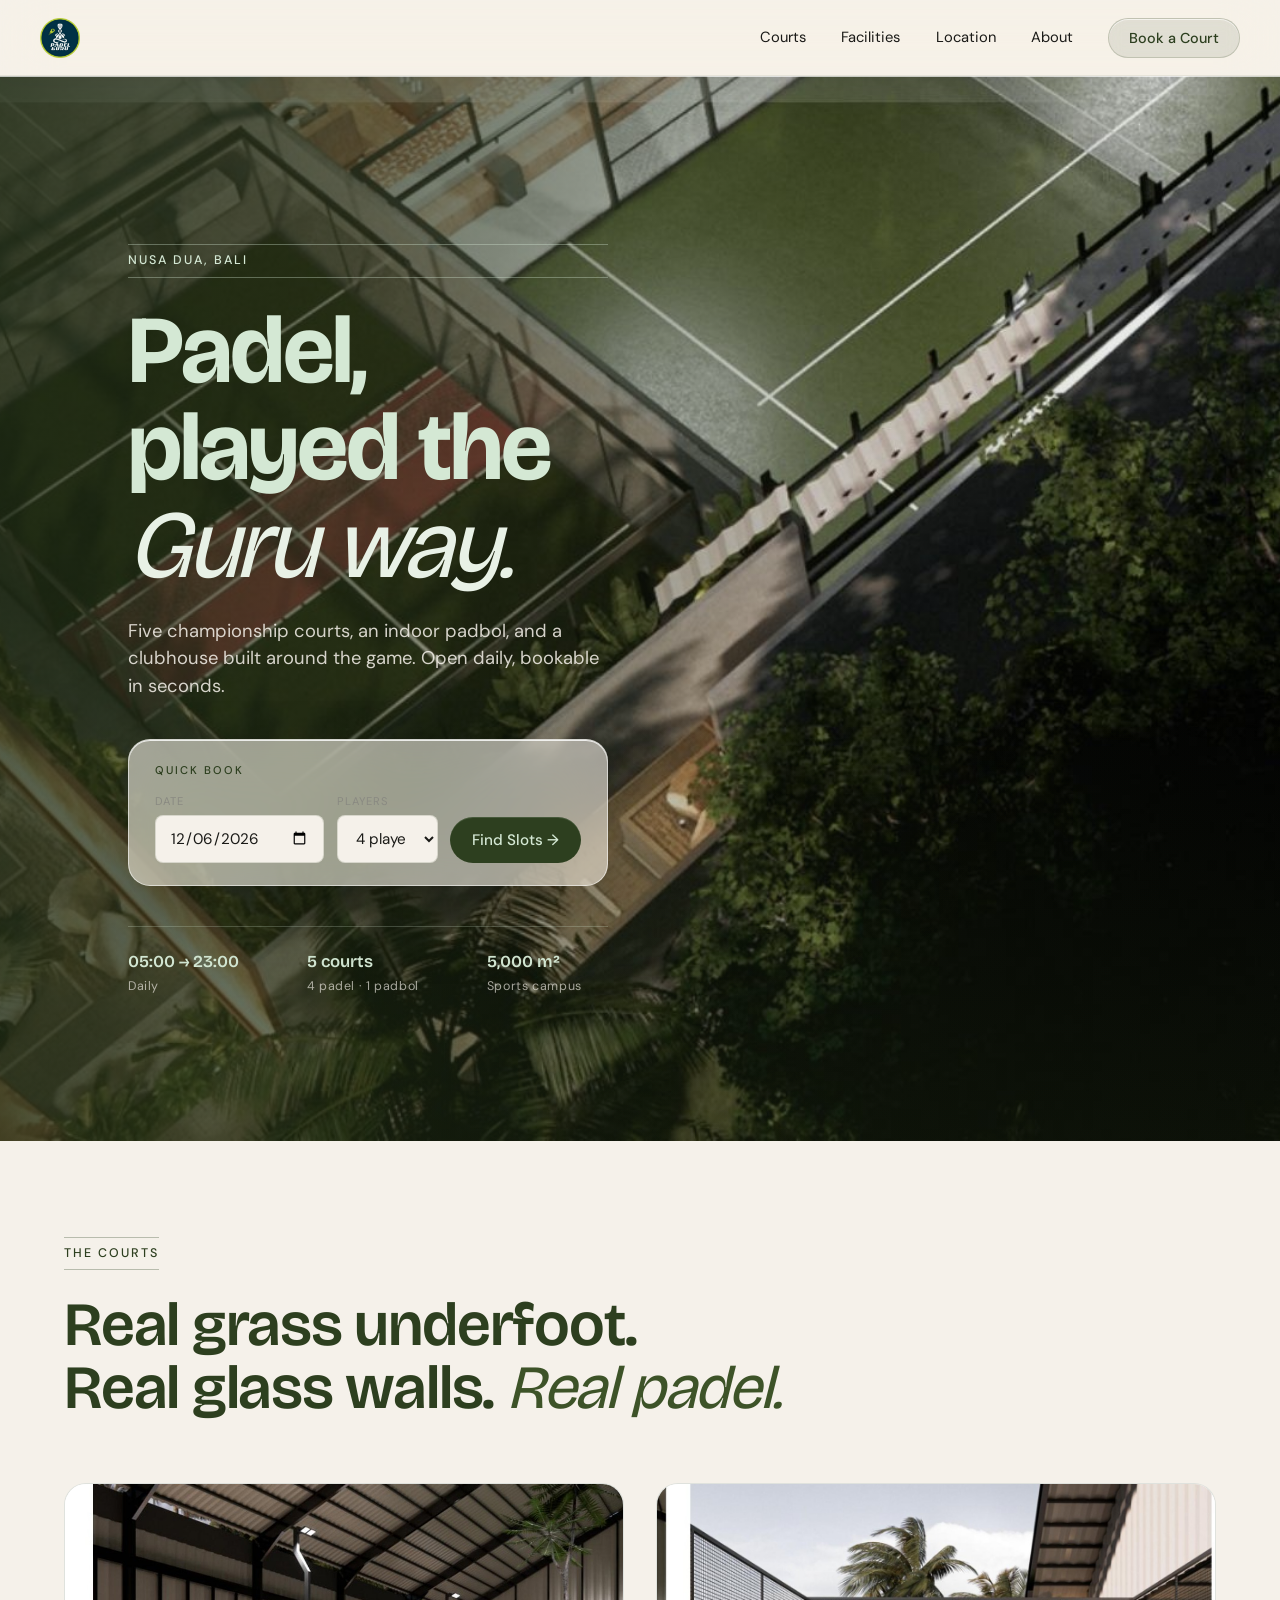
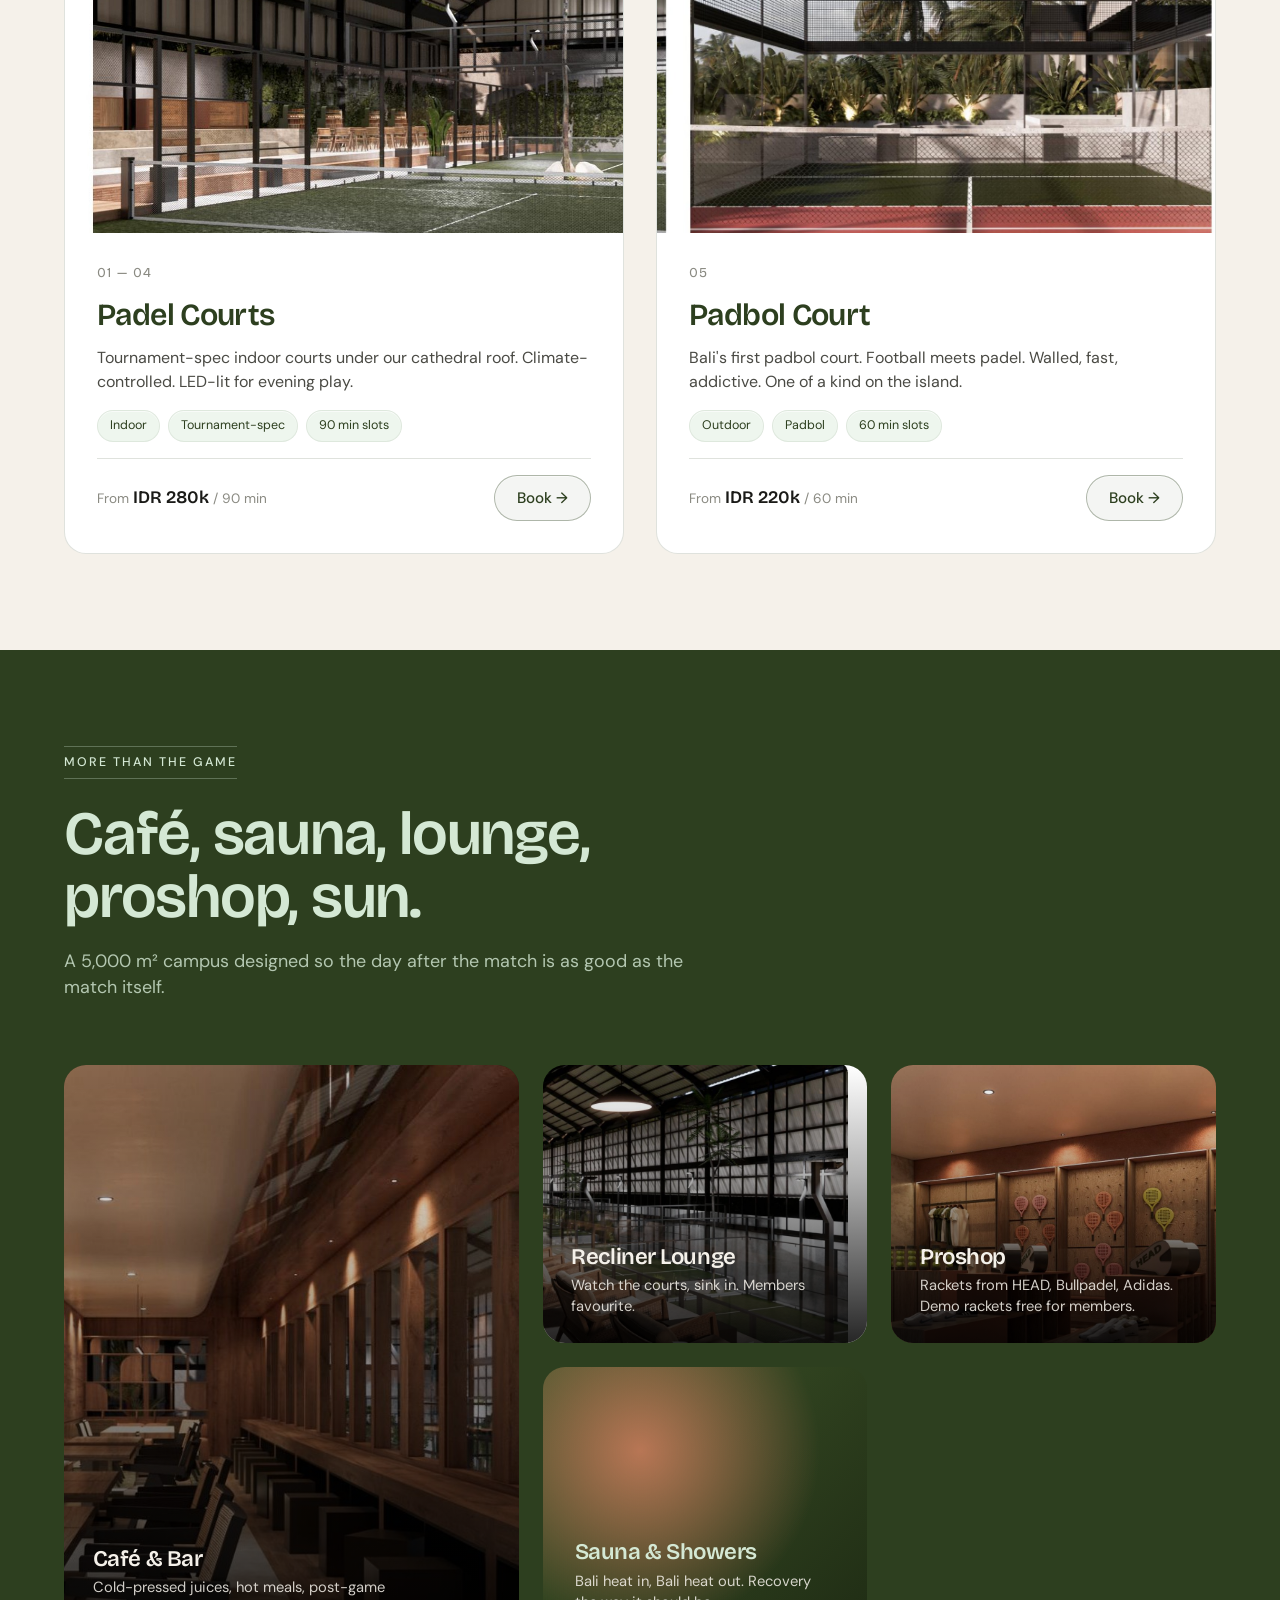
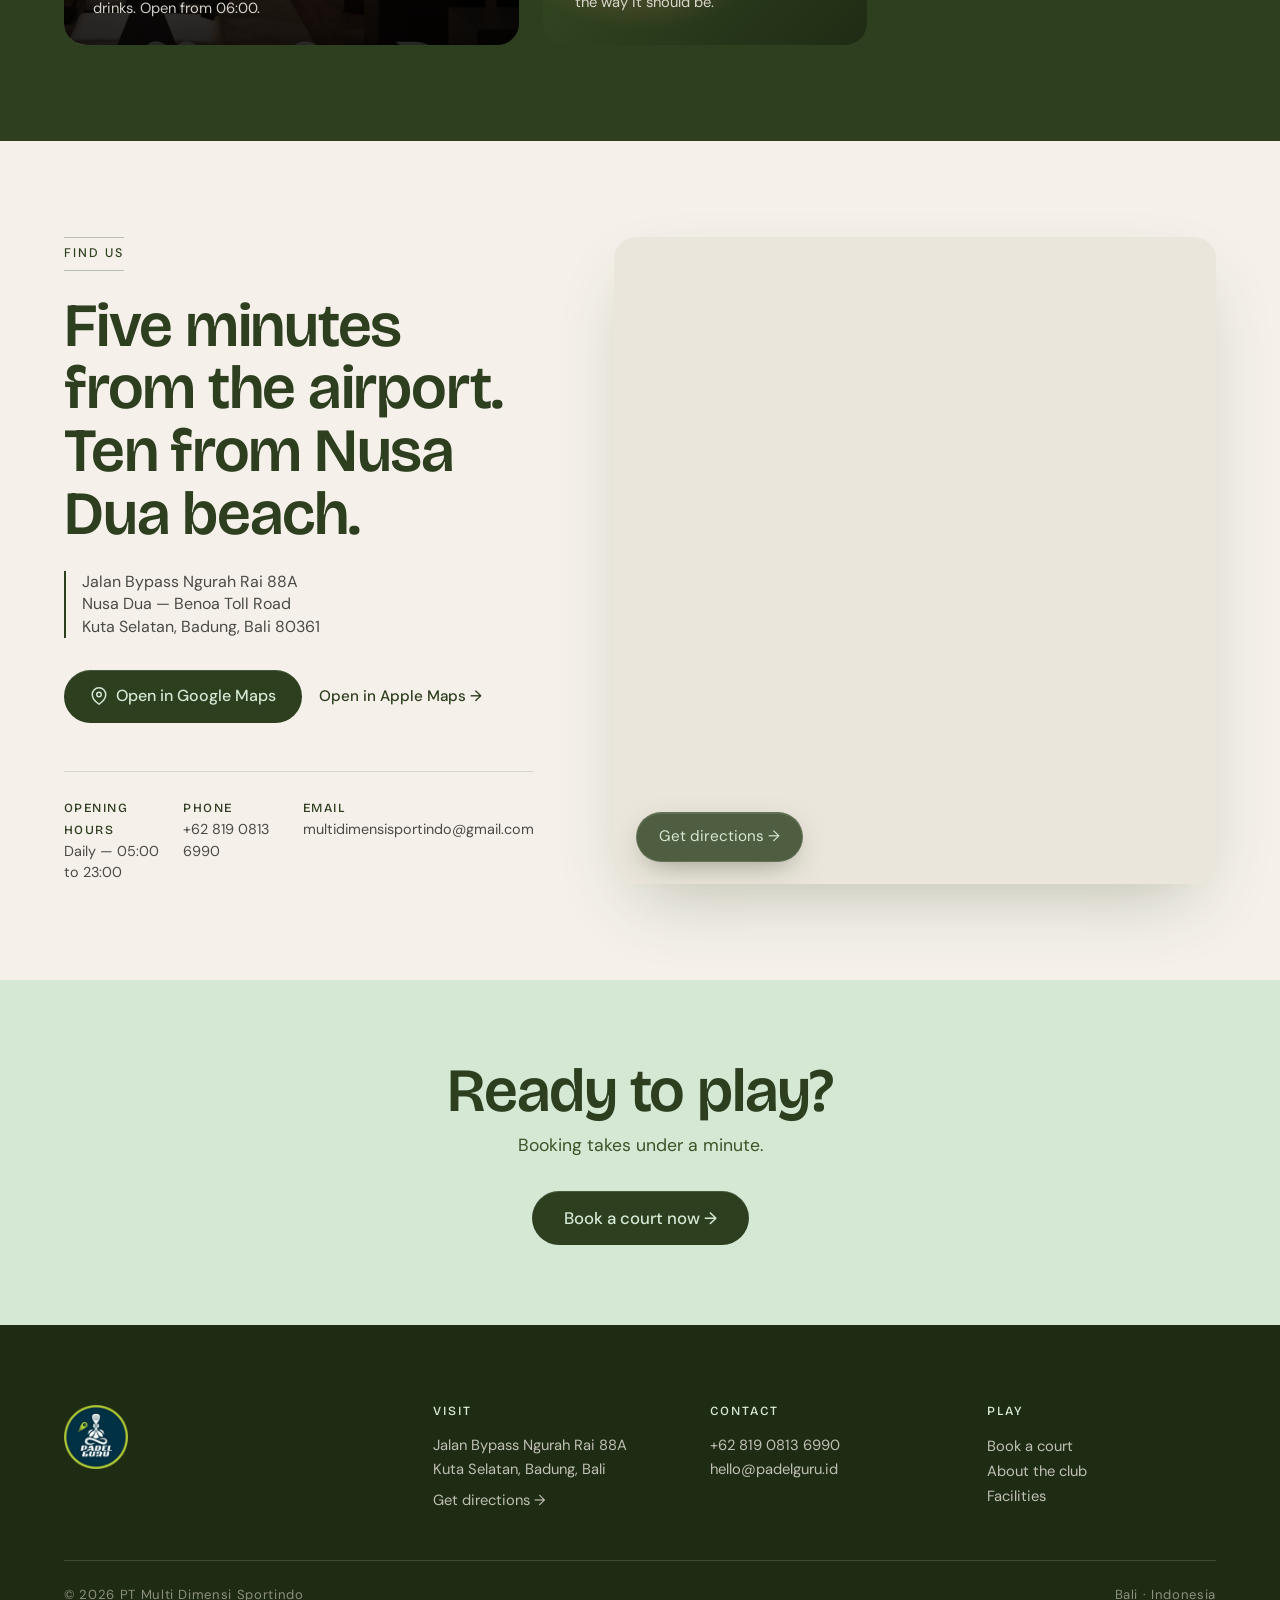
<file: index.html>
<!DOCTYPE html>
<html lang="en">
<head>
<meta charset="UTF-8">
<meta name="viewport" content="width=device-width, initial-scale=1.0">
<title>Padel Guru Nusa Dua — Bali's Premier Padel Club</title>
<link rel="preconnect" href="https://fonts.googleapis.com">
<link rel="preconnect" href="https://fonts.gstatic.com" crossorigin>
<link href="https://fonts.googleapis.com/css2?family=Bricolage+Grotesque:opsz,wght@12..96,400;12..96,500;12..96,600;12..96,700;12..96,800&family=DM+Sans:ital,opsz,wght@0,9..40,300;0,9..40,400;0,9..40,500;0,9..40,600;0,9..40,700&display=swap" rel="stylesheet">
<link rel="stylesheet" href="style.css">
</head>
<body>

<header class="nav">
    <a href="index.html" class="nav-logo">
        <img src="logo.png" alt="Padel Guru" class="logo-img">
    </a>
    <nav class="nav-links">
        <a href="index.html#courts">Courts</a>
        <a href="index.html#facilities">Facilities</a>
        <a href="index.html#location">Location</a>
        <a href="about.html">About</a>
        <button class="btn-primary nav-book" data-open-booking>Book a Court</button>
    </nav>
</header>

<main>

<!-- HERO -->
<section class="hero">
    <div class="hero-image">
        <img src="hero.jpg" alt="Aerial view of Padel Guru courts in Nusa Dua" loading="eager">
        <div class="hero-grade"></div>
    </div>

    <div class="hero-content">
        <span class="eyebrow">Nusa Dua, Bali</span>
        <h1 class="hero-title">Padel,<br>played the<br><em>Guru way.</em></h1>
        <p class="hero-lede">Five championship courts, an indoor padbol, and a clubhouse built around the game. Open daily, bookable in seconds.</p>

        <div class="hero-booking">
            <div class="quick-book">
                <label class="qb-label">Quick book</label>
                <div class="qb-row">
                    <div class="qb-field">
                        <span class="qb-mini">Date</span>
                        <input type="date" id="quickDate" class="qb-input">
                    </div>
                    <div class="qb-field">
                        <span class="qb-mini">Players</span>
                        <select id="quickPlayers" class="qb-input">
                            <option value="2">2 players</option>
                            <option value="4" selected>4 players</option>
                        </select>
                    </div>
                    <button class="btn-primary qb-cta" data-open-booking>Find Slots →</button>
                </div>
            </div>
        </div>

        <div class="hero-meta">
            <div><strong>05:00 → 23:00</strong><span>Daily</span></div>
            <div><strong>5 courts</strong><span>4 padel · 1 padbol</span></div>
            <div><strong>5,000 m²</strong><span>Sports campus</span></div>
        </div>
    </div>
</section>

<!-- COURTS / BOOKING TEASER -->
<section class="courts" id="courts">
    <div class="section-head">
        <span class="eyebrow">The courts</span>
        <h2>Real grass underfoot.<br>Real glass walls. <em>Real padel.</em></h2>
    </div>

    <div class="court-grid">
        <article class="court-card" data-court="1">
            <div class="court-img"><img src="court_padel.jpg" alt="Indoor padel court"></div>
            <div class="court-meta">
                <div class="court-num">01 — 04</div>
                <h3>Padel Courts</h3>
                <p>Tournament-spec indoor courts under our cathedral roof. Climate-controlled. LED-lit for evening play.</p>
                <div class="court-tags">
                    <span class="tag">Indoor</span>
                    <span class="tag">Tournament-spec</span>
                    <span class="tag">90 min slots</span>
                </div>
                <div class="court-foot">
                    <div class="court-price">From <strong>IDR 280k</strong> / 90 min</div>
                    <button class="btn-secondary" data-open-booking data-preset-court="padel">Book →</button>
                </div>
            </div>
        </article>

        <article class="court-card" data-court="5">
            <div class="court-img"><img src="court_padbol.jpg" alt="Padbol court"></div>
            <div class="court-meta">
                <div class="court-num">05</div>
                <h3>Padbol Court</h3>
                <p>Bali's first padbol court. Football meets padel. Walled, fast, addictive. One of a kind on the island.</p>
                <div class="court-tags">
                    <span class="tag">Outdoor</span>
                    <span class="tag">Padbol</span>
                    <span class="tag">60 min slots</span>
                </div>
                <div class="court-foot">
                    <div class="court-price">From <strong>IDR 220k</strong> / 60 min</div>
                    <button class="btn-secondary" data-open-booking data-preset-court="padbol">Book →</button>
                </div>
            </div>
        </article>
    </div>
</section>

<!-- FACILITIES -->
<section class="facilities" id="facilities">
    <div class="section-head">
        <span class="eyebrow">More than the game</span>
        <h2>Café, sauna, lounge,<br>proshop, sun.</h2>
        <p class="lede">A 5,000 m² campus designed so the day after the match is as good as the match itself.</p>
    </div>

    <div class="fac-grid">
        <div class="fac-card large">
            <img src="cafe.jpg" alt="Café and Bar">
            <div class="fac-text">
                <h4>Café &amp; Bar</h4>
                <p>Cold-pressed juices, hot meals, post-game drinks. Open from 06:00.</p>
            </div>
        </div>
        <div class="fac-card">
            <img src="recline.jpg" alt="Recliner lounge">
            <div class="fac-text">
                <h4>Recliner Lounge</h4>
                <p>Watch the courts, sink in. Members favourite.</p>
            </div>
        </div>
        <div class="fac-card">
            <img src="proshop.jpg" alt="Proshop">
            <div class="fac-text">
                <h4>Proshop</h4>
                <p>Rackets from HEAD, Bullpadel, Adidas. Demo rackets free for members.</p>
            </div>
        </div>
        <div class="fac-card sauna">
            <div class="fac-text fac-text-icon">
                <h4>Sauna &amp; Showers</h4>
                <p>Bali heat in, Bali heat out. Recovery the way it should be.</p>
            </div>
        </div>
    </div>
</section>

<!-- LOCATION -->
<section class="location" id="location">
    <div class="loc-text">
        <span class="eyebrow">Find us</span>
        <h2>Five minutes from the airport.<br>Ten from Nusa Dua beach.</h2>
        <div class="loc-address">
            <p class="loc-line">Jalan Bypass Ngurah Rai 88A</p>
            <p class="loc-line">Nusa Dua — Benoa Toll Road</p>
            <p class="loc-line">Kuta Selatan, Badung, Bali 80361</p>
        </div>
        <div class="loc-actions">
            <a class="btn-primary loc-cta" href="https://www.google.com/maps/dir/?api=1&destination=Padel+Guru+Nusa+Dua+Bali&destination_place_id=Jalan+Bypass+Ngurah+Rai+88A+Kuta+Selatan+Badung+Bali" target="_blank" rel="noopener">
                <svg width="18" height="18" viewBox="0 0 24 24" fill="none" stroke="currentColor" stroke-width="2"><path d="M21 10c0 7-9 13-9 13s-9-6-9-13a9 9 0 0 1 18 0z"/><circle cx="12" cy="10" r="3"/></svg>
                Open in Google Maps
            </a>
            <a class="btn-ghost" href="https://maps.apple.com/?q=Padel+Guru+Nusa+Dua+Bali&address=Jalan+Bypass+Ngurah+Rai+88A,+Kuta+Selatan,+Badung,+Bali" target="_blank" rel="noopener">
                Open in Apple Maps →
            </a>
        </div>
        <div class="loc-hours">
            <div><strong>Opening hours</strong><br>Daily — 05:00 to 23:00</div>
            <div><strong>Phone</strong><br>+62 819 0813 6990</div>
            <div><strong>Email</strong><br>multidimensisportindo@gmail.com</div>
        </div>
    </div>

    <div class="loc-map">
        <iframe
          src="https://www.google.com/maps?q=-8.745,115.176&hl=en&z=14&output=embed"
          loading="lazy"
          referrerpolicy="no-referrer-when-downgrade"
          title="Map to Padel Guru Nusa Dua">
        </iframe>
        <a class="map-overlay-btn" href="https://www.google.com/maps/dir/?api=1&destination=Padel+Guru+Nusa+Dua+Bali" target="_blank" rel="noopener">Get directions →</a>
    </div>
</section>

<!-- CTA STRIP -->
<section class="cta-strip">
    <h2>Ready to play?</h2>
    <p>Booking takes under a minute.</p>
    <button class="btn-primary btn-lg" data-open-booking>Book a court now →</button>
</section>

</main>

<footer class="footer">
    <div class="foot-cols">
        <div>
            <div class="foot-logo">
                <img src="logo.png" alt="Padel Guru" class="logo-img logo-img--footer">
            </div>
        </div>
        <div>
            <h5>Visit</h5>
            <p>Jalan Bypass Ngurah Rai 88A<br>Kuta Selatan, Badung, Bali</p>
            <a href="https://www.google.com/maps/dir/?api=1&destination=Padel+Guru+Nusa+Dua+Bali" target="_blank" rel="noopener">Get directions →</a>
        </div>
        <div>
            <h5>Contact</h5>
            <p>+62 819 0813 6990<br>hello@padelguru.id</p>
        </div>
        <div>
            <h5>Play</h5>
            <a href="#" data-open-booking>Book a court</a><br>
            <a href="about.html">About the club</a><br>
            <a href="#facilities">Facilities</a>
        </div>
    </div>
    <div class="foot-base">
        <span>© 2026 PT Multi Dimensi Sportindo</span>
        <span>Bali · Indonesia</span>
    </div>
</footer>

<!-- BOOKING MODAL -->
<div class="booking-modal" id="bookingModal" aria-hidden="true">
    <div class="bm-backdrop" data-close-booking></div>
    <div class="bm-panel" role="dialog" aria-labelledby="bmTitle">
        <button class="bm-close" data-close-booking aria-label="Close">×</button>
        <div class="bm-head">
            <span class="eyebrow">Book a court</span>
            <h2 id="bmTitle">When are you playing?</h2>
        </div>

        <!-- Step 1: pick date -->
        <div class="bm-step bm-step-1" data-step="1">
            <div class="bm-controls">
                <div class="bm-field">
                    <label>Court type</label>
                    <div class="bm-tabs">
                        <button class="bm-tab active" data-court-type="padel">Padel</button>
                        <button class="bm-tab" data-court-type="padbol">Padbol</button>
                    </div>
                </div>
                <div class="bm-field">
                    <label>Players</label>
                    <div class="bm-tabs">
                        <button class="bm-tab active" data-players="2">2</button>
                        <button class="bm-tab" data-players="3">3</button>
                        <button class="bm-tab" data-players="4">4</button>
                    </div>
                </div>
                <div class="bm-field">
                    <label>Slot length</label>
                    <div class="bm-tabs">
                        <button class="bm-tab" data-duration="60">60 min</button>
                        <button class="bm-tab active" data-duration="90">90 min</button>
                        <button class="bm-tab" data-duration="120">120 min</button>
                    </div>
                </div>
            </div>

            <!-- Date picker as horizontal scroll -->
            <div class="bm-dates" id="bmDates"></div>

            <h3 class="bm-subhead">Available slots <span class="bm-subhead-meta" id="bmDateLabel"></span></h3>
            <div class="bm-slots" id="bmSlots"></div>
        </div>

        <!-- Step 2: confirm -->
        <div class="bm-step bm-step-2" data-step="2" hidden>
            <div class="bm-confirm">
                <div class="bm-confirm-card">
                    <div class="bm-confirm-row"><span>Court</span><strong id="cfCourt">Padel Court 02</strong></div>
                    <div class="bm-confirm-row"><span>Date</span><strong id="cfDate">—</strong></div>
                    <div class="bm-confirm-row"><span>Time</span><strong id="cfTime">—</strong></div>
                    <div class="bm-confirm-row"><span>Players</span><strong id="cfPlayers">4</strong></div>
                    <div class="bm-confirm-row"><span>Duration</span><strong id="cfDuration">90 min</strong></div>
                    <div class="bm-confirm-row total"><span>Total</span><strong id="cfTotal">IDR 280,000</strong></div>
                </div>

                <div class="bm-fields">
                    <label>Your name<input type="text" placeholder="As on ID" value=""></label>
                    <label>Phone<input type="tel" placeholder="+62 ..." value=""></label>
                    <label>Email<input type="email" placeholder="you@example.com" value=""></label>
                </div>

                <div class="bm-actions">
                    <button class="btn-ghost" data-step-back>← Back</button>
                    <button class="btn-primary btn-lg" data-confirm>Confirm booking →</button>
                </div>
            </div>
        </div>

        <!-- Step 3: success -->
        <div class="bm-step bm-step-3" data-step="3" hidden>
            <div class="bm-success">
                <div class="bm-check">
                    <svg viewBox="0 0 60 60" width="60" height="60"><circle cx="30" cy="30" r="28" fill="none" stroke="currentColor" stroke-width="1.5"/><path d="M18 30 L27 39 L43 22" fill="none" stroke="currentColor" stroke-width="2.5" stroke-linecap="round" stroke-linejoin="round"/></svg>
                </div>
                <h3>You're booked.</h3>
                <p>Confirmation sent to your email. See you on court.</p>
                <div class="bm-success-card" id="cfSuccess"></div>
                <div class="bm-actions center">
                    <a class="btn-primary" href="https://www.google.com/maps/dir/?api=1&destination=Padel+Guru+Nusa+Dua+Bali" target="_blank" rel="noopener">
                        <svg width="16" height="16" viewBox="0 0 24 24" fill="none" stroke="currentColor" stroke-width="2"><path d="M21 10c0 7-9 13-9 13s-9-6-9-13a9 9 0 0 1 18 0z"/><circle cx="12" cy="10" r="3"/></svg>
                        Get directions
                    </a>
                    <button class="btn-ghost" data-close-booking>Done</button>
                </div>
            </div>
        </div>

    </div>
</div>

<script src="app.js"></script>
</body>
</html>
</file>
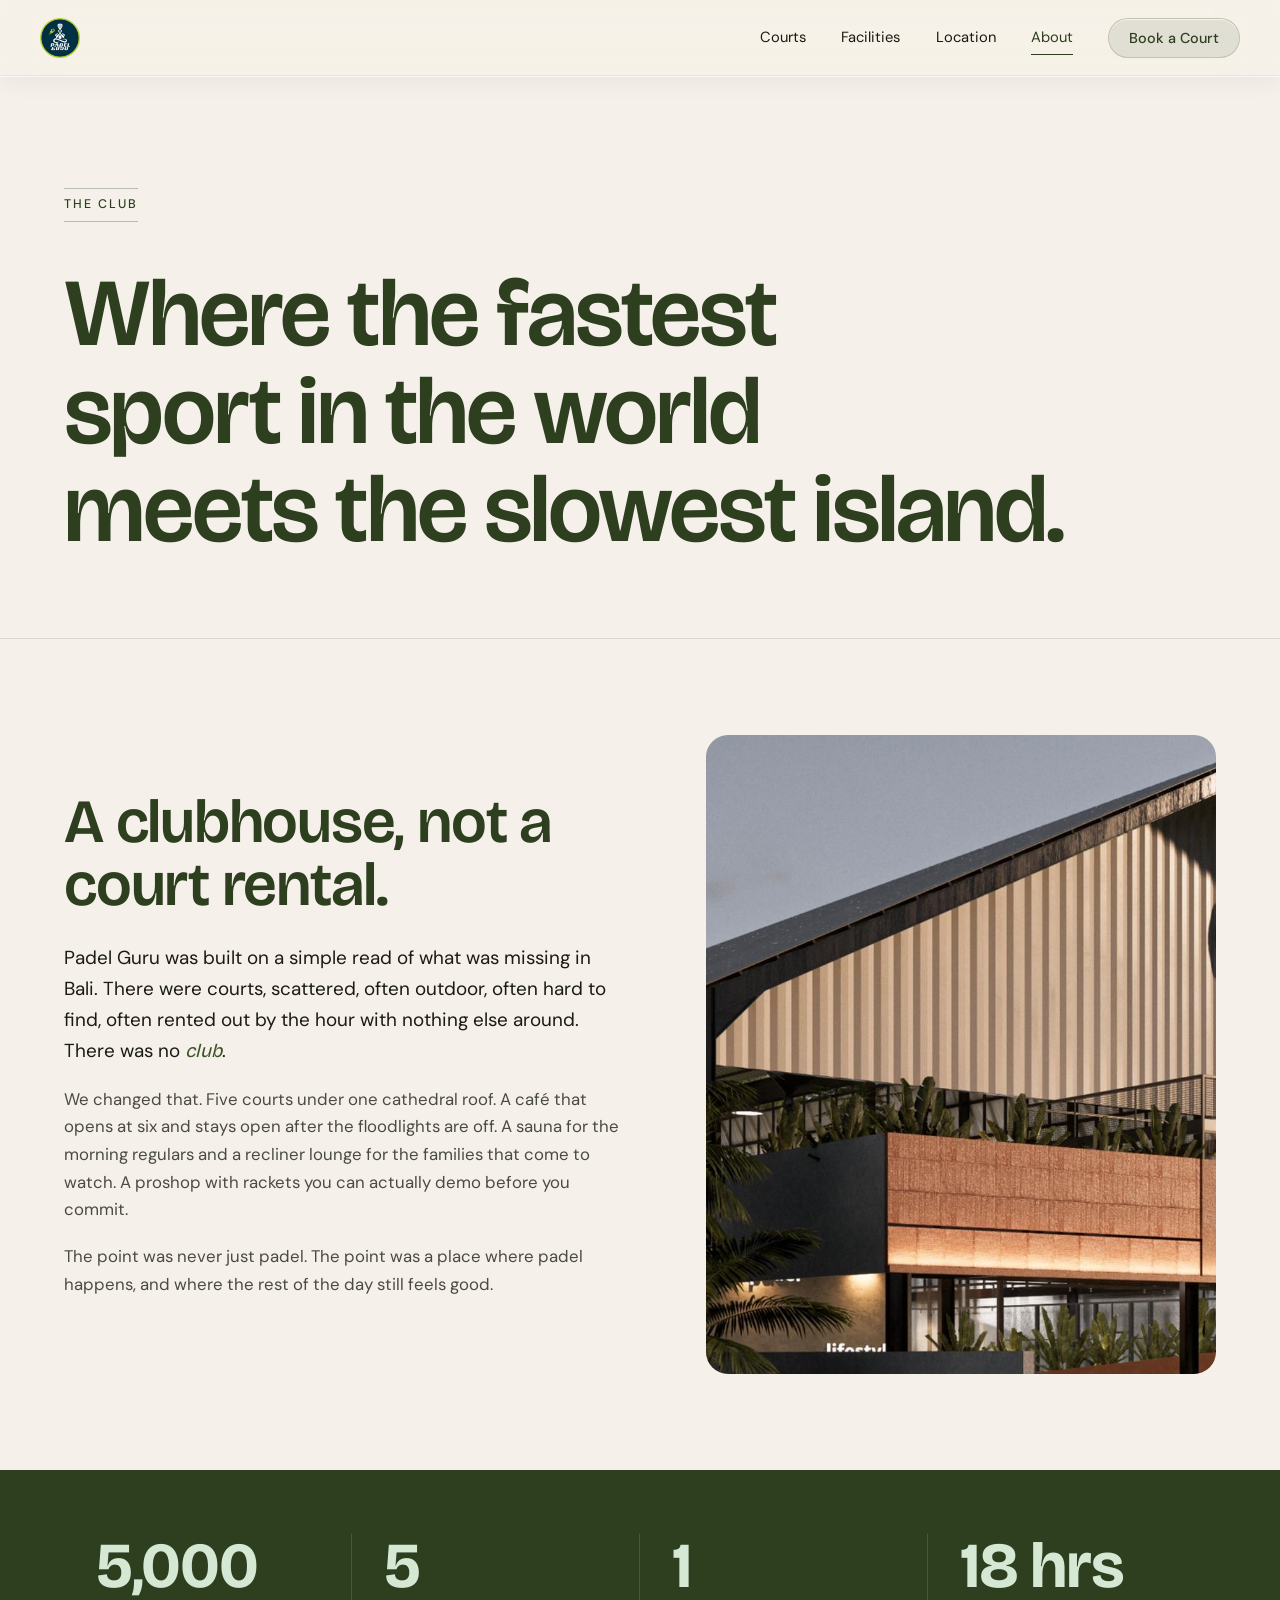
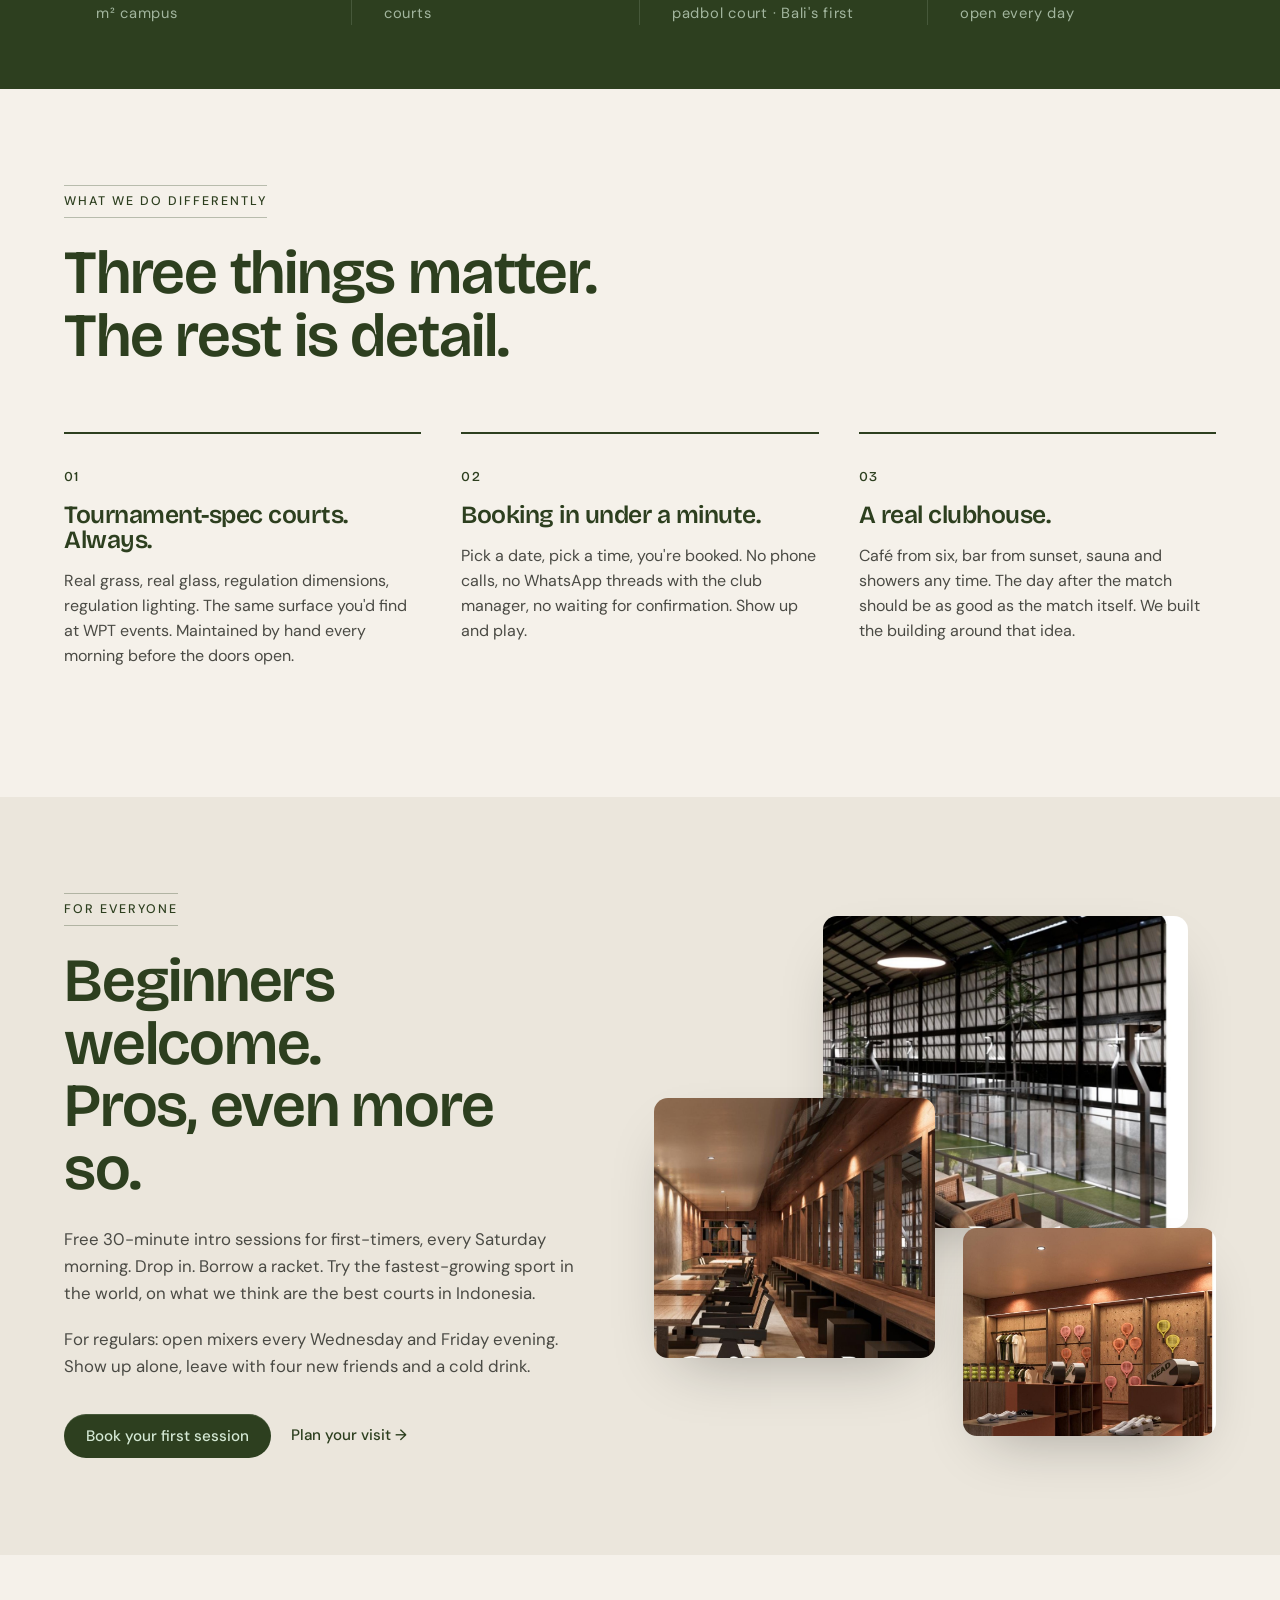
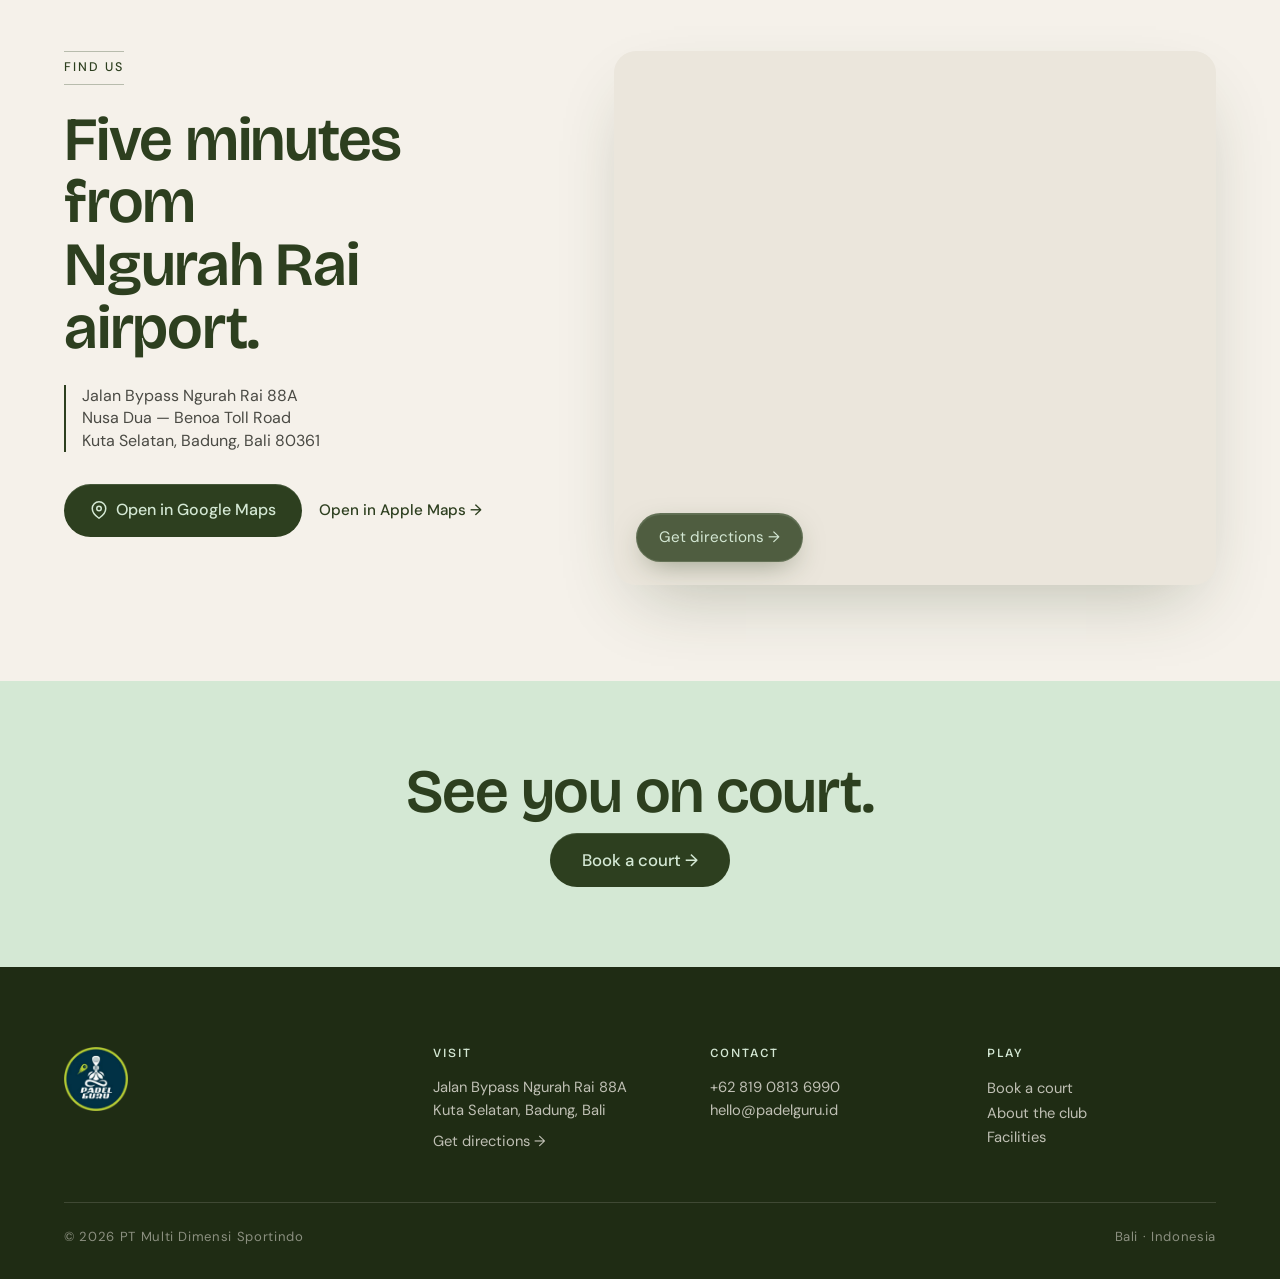
<file: about.html>
<!DOCTYPE html>
<html lang="en">
<head>
<meta charset="UTF-8">
<meta name="viewport" content="width=device-width, initial-scale=1.0">
<title>About — Padel Guru Nusa Dua</title>
<link rel="preconnect" href="https://fonts.googleapis.com">
<link rel="preconnect" href="https://fonts.gstatic.com" crossorigin>
<link href="https://fonts.googleapis.com/css2?family=Bricolage+Grotesque:opsz,wght@12..96,400;12..96,500;12..96,600;12..96,700;12..96,800&family=DM+Sans:ital,opsz,wght@0,9..40,300;0,9..40,400;0,9..40,500;0,9..40,600;0,9..40,700&display=swap" rel="stylesheet">
<link rel="stylesheet" href="style.css">
</head>
<body class="page-about">

<header class="nav">
    <a href="index.html" class="nav-logo">
        <img src="logo.png" alt="Padel Guru" class="logo-img">
    </a>
    <nav class="nav-links">
        <a href="index.html#courts">Courts</a>
        <a href="index.html#facilities">Facilities</a>
        <a href="index.html#location">Location</a>
        <a href="about.html" class="active">About</a>
        <button class="btn-primary nav-book" data-open-booking>Book a Court</button>
    </nav>
</header>

<main>

<!-- ABOUT HERO -->
<section class="about-hero">
    <span class="eyebrow">The club</span>
    <h1>Where the fastest sport in the world<br>meets the slowest island.</h1>
</section>

<!-- STORY -->
<section class="about-story">
    <div class="story-col">
        <h2>A clubhouse, not a court rental.</h2>
        <p class="lede">Padel Guru was built on a simple read of what was missing in Bali. There were courts, scattered, often outdoor, often hard to find, often rented out by the hour with nothing else around. There was no <em>club</em>.</p>
        <p>We changed that. Five courts under one cathedral roof. A café that opens at six and stays open after the floodlights are off. A sauna for the morning regulars and a recliner lounge for the families that come to watch. A proshop with rackets you can actually demo before you commit.</p>
        <p>The point was never just padel. The point was a place where padel happens, and where the rest of the day still feels good.</p>
    </div>
    <div class="story-img">
        <img src="architecture.jpg" alt="Padel Guru clubhouse at dusk">
    </div>
</section>

<!-- BIG NUMBERS -->
<section class="numbers">
    <div class="num"><strong>5,000</strong><span>m² campus</span></div>
    <div class="num"><strong>5</strong><span>courts</span></div>
    <div class="num"><strong>1</strong><span>padbol court · Bali's first</span></div>
    <div class="num"><strong>18 hrs</strong><span>open every day</span></div>
</section>

<!-- VALUES / WHAT MAKES US -->
<section class="values">
    <div class="section-head">
        <span class="eyebrow">What we do differently</span>
        <h2>Three things matter.<br>The rest is detail.</h2>
    </div>

    <div class="val-grid">
        <article class="val">
            <span class="val-num">01</span>
            <h3>Tournament-spec courts.<br>Always.</h3>
            <p>Real grass, real glass, regulation dimensions, regulation lighting. The same surface you'd find at WPT events. Maintained by hand every morning before the doors open.</p>
        </article>
        <article class="val">
            <span class="val-num">02</span>
            <h3>Booking in under a minute.</h3>
            <p>Pick a date, pick a time, you're booked. No phone calls, no WhatsApp threads with the club manager, no waiting for confirmation. Show up and play.</p>
        </article>
        <article class="val">
            <span class="val-num">03</span>
            <h3>A real clubhouse.</h3>
            <p>Café from six, bar from sunset, sauna and showers any time. The day after the match should be as good as the match itself. We built the building around that idea.</p>
        </article>
    </div>
</section>

<!-- COMMUNITY -->
<section class="community">
    <div class="comm-text">
        <span class="eyebrow">For everyone</span>
        <h2>Beginners welcome.<br>Pros, even more so.</h2>
        <p>Free 30-minute intro sessions for first-timers, every Saturday morning. Drop in. Borrow a racket. Try the fastest-growing sport in the world, on what we think are the best courts in Indonesia.</p>
        <p>For regulars: open mixers every Wednesday and Friday evening. Show up alone, leave with four new friends and a cold drink.</p>
        <div class="comm-actions">
            <button class="btn-primary" data-open-booking>Book your first session</button>
            <a class="btn-ghost" href="index.html#location">Plan your visit →</a>
        </div>
    </div>
    <div class="comm-images">
        <img src="recline.jpg" alt="Recliner lounge" class="ci-1">
        <img src="cafe.jpg" alt="Café" class="ci-2">
        <img src="proshop.jpg" alt="Proshop" class="ci-3">
    </div>
</section>

<!-- LOCATION TEASER -->
<section class="location" id="location">
    <div class="loc-text">
        <span class="eyebrow">Find us</span>
        <h2>Five minutes from<br>Ngurah Rai airport.</h2>
        <div class="loc-address">
            <p class="loc-line">Jalan Bypass Ngurah Rai 88A</p>
            <p class="loc-line">Nusa Dua — Benoa Toll Road</p>
            <p class="loc-line">Kuta Selatan, Badung, Bali 80361</p>
        </div>
        <div class="loc-actions">
            <a class="btn-primary loc-cta" href="https://www.google.com/maps/dir/?api=1&destination=Padel+Guru+Nusa+Dua+Bali" target="_blank" rel="noopener">
                <svg width="18" height="18" viewBox="0 0 24 24" fill="none" stroke="currentColor" stroke-width="2"><path d="M21 10c0 7-9 13-9 13s-9-6-9-13a9 9 0 0 1 18 0z"/><circle cx="12" cy="10" r="3"/></svg>
                Open in Google Maps
            </a>
            <a class="btn-ghost" href="https://maps.apple.com/?q=Padel+Guru+Nusa+Dua+Bali&address=Jalan+Bypass+Ngurah+Rai+88A,+Kuta+Selatan,+Badung,+Bali" target="_blank" rel="noopener">
                Open in Apple Maps →
            </a>
        </div>
    </div>
    <div class="loc-map">
        <iframe
          src="https://www.google.com/maps?q=-8.745,115.176&hl=en&z=14&output=embed"
          loading="lazy"
          referrerpolicy="no-referrer-when-downgrade"
          title="Map to Padel Guru Nusa Dua">
        </iframe>
        <a class="map-overlay-btn" href="https://www.google.com/maps/dir/?api=1&destination=Padel+Guru+Nusa+Dua+Bali" target="_blank" rel="noopener">Get directions →</a>
    </div>
</section>

<section class="cta-strip">
    <h2>See you on court.</h2>
    <button class="btn-primary btn-lg" data-open-booking>Book a court →</button>
</section>

</main>

<footer class="footer">
    <div class="foot-cols">
        <div>
            <div class="foot-logo">
                <img src="logo.png" alt="Padel Guru" class="logo-img logo-img--footer">
            </div>
        </div>
        <div>
            <h5>Visit</h5>
            <p>Jalan Bypass Ngurah Rai 88A<br>Kuta Selatan, Badung, Bali</p>
            <a href="https://www.google.com/maps/dir/?api=1&destination=Padel+Guru+Nusa+Dua+Bali" target="_blank" rel="noopener">Get directions →</a>
        </div>
        <div>
            <h5>Contact</h5>
            <p>+62 819 0813 6990<br>hello@padelguru.id</p>
        </div>
        <div>
            <h5>Play</h5>
            <a href="#" data-open-booking>Book a court</a><br>
            <a href="about.html">About the club</a><br>
            <a href="index.html#facilities">Facilities</a>
        </div>
    </div>
    <div class="foot-base">
        <span>© 2026 PT Multi Dimensi Sportindo</span>
        <span>Bali · Indonesia</span>
    </div>
</footer>

<!-- BOOKING MODAL (identical to index) -->
<div class="booking-modal" id="bookingModal" aria-hidden="true">
    <div class="bm-backdrop" data-close-booking></div>
    <div class="bm-panel" role="dialog" aria-labelledby="bmTitle">
        <button class="bm-close" data-close-booking aria-label="Close">×</button>
        <div class="bm-head">
            <span class="eyebrow">Book a court</span>
            <h2 id="bmTitle">When are you playing?</h2>
        </div>

        <div class="bm-step bm-step-1" data-step="1">
            <div class="bm-controls">
                <div class="bm-field">
                    <label>Court type</label>
                    <div class="bm-tabs">
                        <button class="bm-tab active" data-court-type="padel">Padel</button>
                        <button class="bm-tab" data-court-type="padbol">Padbol</button>
                    </div>
                </div>
                <div class="bm-field">
                    <label>Players</label>
                    <div class="bm-tabs">
                        <button class="bm-tab active" data-players="2">2</button>
                        <button class="bm-tab" data-players="3">3</button>
                        <button class="bm-tab" data-players="4">4</button>
                    </div>
                </div>
                <div class="bm-field">
                    <label>Slot length</label>
                    <div class="bm-tabs">
                        <button class="bm-tab" data-duration="60">60 min</button>
                        <button class="bm-tab active" data-duration="90">90 min</button>
                        <button class="bm-tab" data-duration="120">120 min</button>
                    </div>
                </div>
            </div>

            <div class="bm-dates" id="bmDates"></div>

            <h3 class="bm-subhead">Available slots <span class="bm-subhead-meta" id="bmDateLabel"></span></h3>
            <div class="bm-slots" id="bmSlots"></div>
        </div>

        <div class="bm-step bm-step-2" data-step="2" hidden>
            <div class="bm-confirm">
                <div class="bm-confirm-card">
                    <div class="bm-confirm-row"><span>Court</span><strong id="cfCourt">Padel Court 02</strong></div>
                    <div class="bm-confirm-row"><span>Date</span><strong id="cfDate">—</strong></div>
                    <div class="bm-confirm-row"><span>Time</span><strong id="cfTime">—</strong></div>
                    <div class="bm-confirm-row"><span>Players</span><strong id="cfPlayers">4</strong></div>
                    <div class="bm-confirm-row"><span>Duration</span><strong id="cfDuration">90 min</strong></div>
                    <div class="bm-confirm-row total"><span>Total</span><strong id="cfTotal">IDR 280,000</strong></div>
                </div>

                <div class="bm-fields">
                    <label>Your name<input type="text" placeholder="As on ID"></label>
                    <label>Phone<input type="tel" placeholder="+62 ..."></label>
                    <label>Email<input type="email" placeholder="you@example.com"></label>
                </div>

                <div class="bm-actions">
                    <button class="btn-ghost" data-step-back>← Back</button>
                    <button class="btn-primary btn-lg" data-confirm>Confirm booking →</button>
                </div>
            </div>
        </div>

        <div class="bm-step bm-step-3" data-step="3" hidden>
            <div class="bm-success">
                <div class="bm-check">
                    <svg viewBox="0 0 60 60" width="60" height="60"><circle cx="30" cy="30" r="28" fill="none" stroke="currentColor" stroke-width="1.5"/><path d="M18 30 L27 39 L43 22" fill="none" stroke="currentColor" stroke-width="2.5" stroke-linecap="round" stroke-linejoin="round"/></svg>
                </div>
                <h3>You're booked.</h3>
                <p>Confirmation sent to your email. See you on court.</p>
                <div class="bm-success-card" id="cfSuccess"></div>
                <div class="bm-actions center">
                    <a class="btn-primary" href="https://www.google.com/maps/dir/?api=1&destination=Padel+Guru+Nusa+Dua+Bali" target="_blank" rel="noopener">
                        <svg width="16" height="16" viewBox="0 0 24 24" fill="none" stroke="currentColor" stroke-width="2"><path d="M21 10c0 7-9 13-9 13s-9-6-9-13a9 9 0 0 1 18 0z"/><circle cx="12" cy="10" r="3"/></svg>
                        Get directions
                    </a>
                    <button class="btn-ghost" data-close-booking>Done</button>
                </div>
            </div>
        </div>
    </div>
</div>

<script src="app.js"></script>
</body>
</html>
</file>
<file: style.css>
/* ---------------------------------------------------------------
   PADEL GURU NUSA DUA — STYLES
   Direction: refined tropical editorial.
   Forest green + mint + bone. Confident type, generous space.
--------------------------------------------------------------- */

:root {
    /* Brand */
    --forest:        #2d3f1f;   /* primary deep forest, from deck */
    --forest-deep:   #1f2c14;
    --forest-soft:   #3d5328;
    --mint:          #d4e8d4;   /* highlight from cover headline */
    --mint-soft:     #e8f1e6;
    --bone:          #f5f1ea;   /* warm off-white */
    --bone-2:        #ebe6dc;
    --clay:          #b87655;   /* warm accent from architecture */
    --ink:           #1a1a17;
    --ink-soft:      #4a4a44;
    --ink-mute:      #8a8a82;
    --line:          rgba(45,63,31,.15);
    --line-strong:   rgba(45,63,31,.3);

    /* Type */
    --display: 'Bricolage Grotesque', system-ui, sans-serif;
    --body:    'DM Sans', system-ui, sans-serif;

    /* Shape */
    --r-sm: 8px;
    --r-md: 14px;
    --r-lg: 22px;
    --r-xl: 32px;

    /* Motion */
    --ease: cubic-bezier(.22, .61, .36, 1);
}

* { box-sizing: border-box; }

html, body {
    margin: 0;
    padding: 0;
    background: var(--bone);
    color: var(--ink);
    font-family: var(--body);
    font-size: 16px;
    line-height: 1.55;
    -webkit-font-smoothing: antialiased;
    -moz-osx-font-smoothing: grayscale;
}

img { max-width: 100%; display: block; }
a { color: inherit; text-decoration: none; }
button { font-family: inherit; cursor: pointer; border: none; background: none; }

::selection { background: var(--forest); color: var(--mint); }

/* ============================================================
   TYPOGRAPHY HELPERS
============================================================ */
h1, h2, h3, h4, h5 {
    font-family: var(--display);
    font-weight: 600;
    letter-spacing: -0.02em;
    line-height: 1.02;
    margin: 0;
    color: var(--forest);
}

h1 { font-size: clamp(3.2rem, 7.5vw, 7rem); }
h2 { font-size: clamp(2.2rem, 4.8vw, 4.4rem); }
h3 { font-size: clamp(1.5rem, 2.4vw, 2.2rem); }

em {
    font-family: var(--display);
    font-style: italic;
    font-weight: 400;
    color: var(--forest-soft);
}

.eyebrow {
    display: inline-block;
    font-family: var(--body);
    font-size: 0.78rem;
    font-weight: 500;
    letter-spacing: 0.16em;
    text-transform: uppercase;
    color: var(--forest);
    padding: 6px 0;
    border-top: 1px solid var(--line-strong);
    border-bottom: 1px solid var(--line-strong);
    margin-bottom: 1.5rem;
}

.lede {
    font-size: clamp(1.05rem, 1.4vw, 1.25rem);
    line-height: 1.5;
    color: var(--ink-soft);
    max-width: 56ch;
}

/* ============================================================
   BUTTONS
============================================================ */
.btn-primary,
.btn-secondary,
.btn-ghost {
    display: inline-flex;
    align-items: center;
    gap: 8px;
    font-family: var(--body);
    font-weight: 500;
    font-size: 0.95rem;
    padding: 12px 22px;
    border-radius: 999px;
    transition: all .25s var(--ease);
    white-space: nowrap;
}

.btn-primary {
    background: var(--forest);
    color: var(--mint);
    box-shadow: inset 0 1px 0 rgba(212,232,212,0.15);
}
.btn-primary:hover {
    background: var(--forest-deep);
    transform: translateY(-1px);
    box-shadow: inset 0 1px 0 rgba(212,232,212,0.15), 0 10px 30px -10px rgba(45,63,31,.5);
}

.btn-secondary {
    background: rgba(45, 63, 31, 0.05);
    color: var(--forest);
    border: 1.5px solid rgba(45, 63, 31, 0.35);
    backdrop-filter: blur(8px);
    -webkit-backdrop-filter: blur(8px);
    box-shadow: inset 0 1px 0 rgba(255,255,255,0.5);
}
.btn-secondary:hover {
    background: var(--forest);
    color: var(--mint);
    border-color: transparent;
    box-shadow: inset 0 1px 0 rgba(212,232,212,0.1), 0 8px 20px -8px rgba(45,63,31,.3);
}

.btn-ghost {
    background: transparent;
    color: var(--forest);
    padding-left: 4px;
    padding-right: 4px;
}
.btn-ghost:hover {
    color: var(--forest-deep);
}

.btn-lg {
    padding: 16px 32px;
    font-size: 1.05rem;
}

/* ============================================================
   NAV
============================================================ */
.nav {
    position: sticky;
    top: 0;
    z-index: 50;
    display: flex;
    align-items: center;
    justify-content: space-between;
    padding: 1.1rem 2.5rem;
    background: rgba(245, 241, 234, 0.5);
    backdrop-filter: blur(28px) saturate(180%);
    -webkit-backdrop-filter: blur(28px) saturate(180%);
    border-bottom: 1px solid rgba(45, 63, 31, 0.07);
    box-shadow: 0 1px 0 rgba(255,255,255,0.7), 0 4px 24px rgba(0,0,0,0.06);
}

.nav-logo {
    display: flex;
    align-items: center;
    gap: 12px;
    color: var(--forest);
}
.logo-img {
    height: 40px;
    width: auto;
}
.logo-img--footer {
    height: 64px;
    width: auto;
}

.nav-links {
    display: flex;
    align-items: center;
    gap: 2.2rem;
}
.nav-links > a {
    font-size: 0.92rem;
    color: var(--ink);
    transition: color .2s var(--ease);
    position: relative;
}
.nav-links > a:hover,
.nav-links > a.active {
    color: var(--forest);
}
.nav-links > a.active::after {
    content: '';
    position: absolute;
    bottom: -6px;
    left: 0;
    right: 0;
    height: 1.5px;
    background: var(--forest);
}

.nav-book {
    padding: 10px 20px;
    font-size: 0.9rem;
    background: rgba(45, 63, 31, 0.1);
    color: var(--forest);
    border: 1px solid rgba(45, 63, 31, 0.18);
    box-shadow: inset 0 1px 0 rgba(255,255,255,0.6);
    backdrop-filter: blur(8px);
    -webkit-backdrop-filter: blur(8px);
}
.nav-book:hover {
    background: var(--forest);
    color: var(--mint);
    border-color: transparent;
    box-shadow: 0 8px 24px -8px rgba(45,63,31,.4);
    transform: translateY(-1px);
}

/* ============================================================
   HERO
============================================================ */
.hero {
    position: relative;
    min-height: 92vh;
    min-height: max(92vh, 720px);
    display: grid;
    grid-template-columns: 1fr 1fr;
    background: var(--forest-deep);
    overflow: hidden;
}

.hero-image {
    position: absolute;
    inset: 0;
    z-index: 0;
}
.hero-image img {
    width: 100%;
    height: 100%;
    object-fit: cover;
    object-position: center;
}
.hero-grade {
    position: absolute;
    inset: 0;
    background:
        linear-gradient(105deg,
            rgba(31, 44, 20, .85) 0%,
            rgba(31, 44, 20, .55) 35%,
            rgba(31, 44, 20, .15) 60%,
            rgba(31, 44, 20, 0) 100%),
        linear-gradient(0deg, rgba(31, 44, 20, .35), rgba(31, 44, 20, 0) 40%);
}

.hero-content {
    position: relative;
    z-index: 2;
    grid-column: 1 / 2;
    padding: 4.5rem 2rem 3rem 4rem;
    display: flex;
    flex-direction: column;
    justify-content: center;
    color: var(--bone);
    max-width: 720px;
}

.hero-content .eyebrow {
    color: var(--mint);
    border-color: rgba(212, 232, 212, .35);
}

.hero-title {
    color: var(--mint);
    font-weight: 700;
    margin-bottom: 1.4rem;
    text-wrap: balance;
}
.hero-title em {
    color: var(--mint-soft);
    font-style: italic;
    font-weight: 400;
}

.hero-lede {
    color: var(--bone);
    opacity: 0.85;
    font-size: 1.15rem;
    line-height: 1.5;
    max-width: 44ch;
    margin: 0 0 2.4rem 0;
}

.hero-booking {
    background: rgba(245, 241, 234, 0.6);
    border-radius: var(--r-lg);
    padding: 1.4rem 1.6rem;
    backdrop-filter: blur(32px) saturate(180%);
    -webkit-backdrop-filter: blur(32px) saturate(180%);
    border: 1px solid rgba(255, 255, 255, 0.55);
    box-shadow: 0 30px 80px -20px rgba(0,0,0,.35), inset 0 1px 0 rgba(255,255,255,0.8);
    margin-bottom: 2.5rem;
    max-width: 580px;
}

.qb-label {
    display: block;
    font-size: 0.7rem;
    letter-spacing: 0.18em;
    text-transform: uppercase;
    color: var(--forest);
    font-weight: 500;
    margin-bottom: 0.85rem;
}

.qb-row {
    display: grid;
    grid-template-columns: 1.2fr 1fr auto;
    gap: 0.8rem;
    align-items: end;
}

.qb-field {
    display: flex;
    flex-direction: column;
    gap: 4px;
}
.qb-mini {
    font-size: 0.7rem;
    color: var(--ink-mute);
    letter-spacing: 0.1em;
    text-transform: uppercase;
}
.qb-input {
    width: 100%;
    padding: 12px 14px;
    border: 1px solid var(--line);
    border-radius: var(--r-sm);
    font-family: var(--body);
    font-size: 0.95rem;
    background: var(--bone);
    color: var(--ink);
    transition: border-color .2s var(--ease);
}
.qb-input:focus {
    outline: none;
    border-color: var(--forest);
}
.qb-cta {
    height: 46px;
}

.hero-meta {
    display: grid;
    grid-template-columns: repeat(3, auto);
    gap: 2.6rem;
    color: var(--mint);
    font-size: 0.95rem;
    border-top: 1px solid rgba(212, 232, 212, .25);
    padding-top: 1.4rem;
}
.hero-meta div {
    display: flex;
    flex-direction: column;
    gap: 2px;
}
.hero-meta strong {
    font-family: var(--display);
    font-weight: 600;
    font-size: 1.05rem;
    color: var(--mint);
}
.hero-meta span {
    font-size: 0.78rem;
    color: var(--bone);
    opacity: 0.65;
    letter-spacing: 0.05em;
}

/* ============================================================
   SECTIONS — base
============================================================ */
section {
    padding: 6rem 4rem;
}

.section-head {
    margin-bottom: 4rem;
    max-width: 70ch;
}
.section-head h2 {
    margin-bottom: 1.2rem;
    text-wrap: balance;
}

/* ============================================================
   COURTS
============================================================ */
.courts {
    background: var(--bone);
}

.court-grid {
    display: grid;
    grid-template-columns: repeat(2, 1fr);
    gap: 2rem;
}

.court-card {
    background: white;
    border-radius: var(--r-lg);
    overflow: hidden;
    border: 1px solid var(--line);
    display: flex;
    flex-direction: column;
    transition: transform .35s var(--ease), box-shadow .35s var(--ease);
}
.court-card:hover {
    transform: translateY(-4px);
    box-shadow: 0 30px 60px -25px rgba(45,63,31,.25);
}

.court-img {
    aspect-ratio: 16 / 10;
    overflow: hidden;
    position: relative;
}
.court-img img {
    width: 100%;
    height: 100%;
    object-fit: cover;
    transition: transform .8s var(--ease);
}
.court-card:hover .court-img img {
    transform: scale(1.04);
}

.court-meta {
    padding: 1.8rem 2rem 2rem;
    display: flex;
    flex-direction: column;
    gap: 1rem;
    flex: 1;
}
.court-num {
    font-family: var(--display);
    font-size: 0.85rem;
    color: var(--ink-mute);
    letter-spacing: 0.1em;
}
.court-meta h3 {
    margin: 0;
}
.court-meta p {
    color: var(--ink-soft);
    margin: 0;
    line-height: 1.5;
}

.court-tags {
    display: flex;
    gap: 0.5rem;
    flex-wrap: wrap;
}
.tag {
    font-size: 0.78rem;
    padding: 5px 12px;
    border-radius: 999px;
    background: rgba(212, 232, 212, 0.4);
    color: var(--forest);
    border: 1px solid rgba(45, 63, 31, 0.08);
    backdrop-filter: blur(8px);
    -webkit-backdrop-filter: blur(8px);
    box-shadow: inset 0 1px 0 rgba(255,255,255,0.6);
}

.court-foot {
    margin-top: auto;
    padding-top: 1rem;
    border-top: 1px solid var(--line);
    display: flex;
    justify-content: space-between;
    align-items: center;
    gap: 1rem;
}
.court-price {
    font-size: 0.85rem;
    color: var(--ink-mute);
}
.court-price strong {
    color: var(--ink);
    font-family: var(--display);
    font-size: 1.1rem;
    font-weight: 600;
}

/* ============================================================
   FACILITIES
============================================================ */
.facilities {
    background: var(--forest);
    color: var(--mint);
}
.facilities .eyebrow {
    color: var(--mint);
    border-color: rgba(212, 232, 212, .3);
}
.facilities h2 { color: var(--mint); }
.facilities h2 em { color: var(--mint-soft); }
.facilities .lede { color: rgba(212, 232, 212, .8); }

.fac-grid {
    display: grid;
    grid-template-columns: 1.4fr 1fr 1fr;
    grid-template-rows: 1fr 1fr;
    gap: 1.5rem;
    min-height: 580px;
}

.fac-card {
    position: relative;
    border-radius: var(--r-lg);
    overflow: hidden;
    background: var(--forest-deep);
    transition: transform .4s var(--ease);
}
.fac-card:hover { transform: translateY(-3px); }

.fac-card img {
    position: absolute;
    inset: 0;
    width: 100%;
    height: 100%;
    object-fit: cover;
    transition: transform .8s var(--ease);
}
.fac-card:hover img { transform: scale(1.05); }

.fac-card.large {
    grid-row: 1 / span 2;
}

.fac-text {
    position: relative;
    z-index: 2;
    padding: 1.6rem 1.8rem;
    color: var(--bone);
    margin-top: auto;
    display: flex;
    flex-direction: column;
    justify-content: flex-end;
    height: 100%;
    background: linear-gradient(to top, rgba(0,0,0,.85) 0%, rgba(0,0,0,.3) 60%, rgba(0,0,0,0) 100%);
}
.fac-text h4 {
    color: var(--bone);
    font-size: 1.4rem;
    font-weight: 600;
    margin-bottom: 0.4rem;
}
.fac-text p {
    color: rgba(245,241,234,.85);
    font-size: 0.92rem;
    margin: 0;
    line-height: 1.45;
    max-width: 30ch;
}

.fac-card.sauna {
    background:
        radial-gradient(circle at 30% 30%, var(--clay), transparent 60%),
        linear-gradient(135deg, var(--forest-soft), var(--forest-deep));
}
.fac-card.sauna .fac-text {
    background: none;
    justify-content: flex-end;
    padding: 2rem;
}
.fac-card.sauna h4 { color: var(--mint); }

/* ============================================================
   LOCATION
============================================================ */
.location {
    background: var(--bone);
    display: grid;
    grid-template-columns: 1fr 1.2fr;
    gap: 3rem;
    align-items: stretch;
}

.loc-text { padding-right: 2rem; }
.loc-text h2 { margin-bottom: 1.6rem; text-wrap: balance; }
.loc-address {
    margin: 1.4rem 0 2rem;
    padding-left: 1rem;
    border-left: 2px solid var(--forest);
}
.loc-line {
    margin: 0;
    line-height: 1.4;
    color: var(--ink-soft);
    font-size: 1rem;
}

.loc-actions {
    display: flex;
    gap: 0.8rem;
    align-items: center;
    margin-bottom: 3rem;
    flex-wrap: wrap;
}
.loc-cta {
    padding: 14px 26px;
    font-size: 1rem;
}

.loc-hours {
    display: grid;
    grid-template-columns: repeat(3, 1fr);
    gap: 1.5rem;
    padding-top: 1.6rem;
    border-top: 1px solid var(--line);
    font-size: 0.9rem;
    color: var(--ink-soft);
    line-height: 1.5;
}
.loc-hours strong {
    color: var(--forest);
    font-family: var(--display);
    font-size: 0.78rem;
    letter-spacing: 0.12em;
    text-transform: uppercase;
    font-weight: 500;
}

.loc-map {
    position: relative;
    border-radius: var(--r-lg);
    overflow: hidden;
    min-height: 480px;
    background: var(--bone-2);
    box-shadow: 0 30px 70px -25px rgba(45,63,31,.3);
}
.loc-map iframe {
    width: 100%;
    height: 100%;
    border: 0;
    filter: saturate(0.9) contrast(1.05);
}
.map-overlay-btn {
    position: absolute;
    bottom: 1.4rem;
    left: 1.4rem;
    background: rgba(45, 63, 31, 0.82);
    color: var(--mint);
    padding: 12px 22px;
    border-radius: 999px;
    font-size: 0.95rem;
    backdrop-filter: blur(12px) saturate(160%);
    -webkit-backdrop-filter: blur(12px) saturate(160%);
    border: 1px solid rgba(212, 232, 212, 0.15);
    box-shadow: 0 10px 30px -10px rgba(45,63,31,.5), inset 0 1px 0 rgba(212,232,212,0.12);
    transition: all .25s var(--ease);
}
.map-overlay-btn:hover {
    background: var(--forest-deep);
    transform: translateY(-2px);
}

/* ============================================================
   CTA STRIP
============================================================ */
.cta-strip {
    background: var(--mint);
    text-align: center;
    padding: 5rem 2rem;
}
.cta-strip h2 {
    color: var(--forest);
    margin-bottom: 0.6rem;
}
.cta-strip p {
    color: var(--forest-soft);
    margin: 0 0 2rem;
    font-size: 1.1rem;
}

/* ============================================================
   FOOTER
============================================================ */
.footer {
    background: var(--forest-deep);
    color: var(--bone);
    padding: 5rem 4rem 2rem;
}
.foot-cols {
    display: grid;
    grid-template-columns: 1.4fr 1fr 1fr 1fr;
    gap: 3rem;
    padding-bottom: 3rem;
    border-bottom: 1px solid rgba(245,241,234,.15);
}
.foot-logo {
    display: flex;
    align-items: center;
}
.foot-logo small {
    display: none;
    opacity: 0.6;
    letter-spacing: 0.1em;
}
.footer h5 {
    color: var(--mint);
    font-family: var(--display);
    font-size: 0.78rem;
    text-transform: uppercase;
    letter-spacing: 0.16em;
    font-weight: 500;
    margin: 0 0 1rem;
}
.footer p, .footer a {
    color: var(--bone);
    opacity: 0.75;
    font-size: 0.92rem;
    line-height: 1.6;
    margin: 0 0 0.4rem;
    transition: opacity .2s var(--ease);
}
.footer a:hover { opacity: 1; color: var(--mint); }

.foot-base {
    padding-top: 1.5rem;
    display: flex;
    justify-content: space-between;
    color: var(--bone);
    opacity: 0.5;
    font-size: 0.82rem;
    letter-spacing: 0.05em;
}

/* ============================================================
   ABOUT PAGE
============================================================ */
.about-hero {
    padding: 7rem 4rem 5rem;
    background: var(--bone);
    border-bottom: 1px solid var(--line);
}
.about-hero h1 {
    margin-top: 1.2rem;
    text-wrap: balance;
    max-width: 22ch;
}

.about-story {
    display: grid;
    grid-template-columns: 1.1fr 1fr;
    gap: 5rem;
    align-items: center;
    background: var(--bone);
}
.about-story h2 {
    margin-bottom: 1.6rem;
}
.about-story p {
    color: var(--ink-soft);
    font-size: 1.05rem;
    line-height: 1.65;
    margin: 0 0 1.2rem;
}
.about-story p:first-of-type { font-size: 1.18rem; color: var(--ink); }
.story-img {
    border-radius: var(--r-lg);
    overflow: hidden;
    aspect-ratio: 4/5;
}
.story-img img {
    width: 100%;
    height: 100%;
    object-fit: cover;
}

.numbers {
    background: var(--forest);
    color: var(--mint);
    display: grid;
    grid-template-columns: repeat(4, 1fr);
    gap: 0;
    padding: 4rem 4rem;
}
.num {
    border-right: 1px solid rgba(212, 232, 212, .15);
    padding: 0 2rem;
    display: flex;
    flex-direction: column;
    gap: 0.3rem;
}
.num:last-child { border-right: none; }
.num strong {
    font-family: var(--display);
    font-size: clamp(2.5rem, 5vw, 4.5rem);
    font-weight: 700;
    color: var(--mint);
    letter-spacing: -0.02em;
    line-height: 1;
}
.num span {
    color: rgba(212, 232, 212, .7);
    font-size: 0.92rem;
    letter-spacing: 0.05em;
}

.values { background: var(--bone); }
.val-grid {
    display: grid;
    grid-template-columns: repeat(3, 1fr);
    gap: 2.5rem;
}
.val {
    padding: 2rem 0;
    border-top: 2px solid var(--forest);
}
.val-num {
    font-family: var(--display);
    font-size: 0.85rem;
    color: var(--forest);
    letter-spacing: 0.1em;
    margin-bottom: 1rem;
    display: block;
    font-weight: 500;
}
.val h3 {
    font-size: 1.55rem;
    margin-bottom: 1rem;
    text-wrap: balance;
}
.val p {
    color: var(--ink-soft);
    margin: 0;
    line-height: 1.55;
}

.community {
    background: var(--bone-2);
    display: grid;
    grid-template-columns: 1fr 1.1fr;
    gap: 5rem;
    align-items: center;
}
.comm-text h2 {
    margin-bottom: 1.6rem;
    text-wrap: balance;
}
.comm-text p {
    color: var(--ink-soft);
    margin: 0 0 1.2rem;
    font-size: 1.05rem;
    line-height: 1.6;
}
.comm-actions {
    display: flex;
    gap: 1rem;
    align-items: center;
    margin-top: 2rem;
    flex-wrap: wrap;
}

.comm-images {
    position: relative;
    height: 520px;
}
.comm-images img {
    position: absolute;
    border-radius: var(--r-md);
    object-fit: cover;
    box-shadow: 0 25px 60px -25px rgba(0,0,0,.3);
}
.ci-1 { top: 0; left: 30%; width: 65%; height: 60%; }
.ci-2 { top: 35%; left: 0; width: 50%; height: 50%; z-index: 2; }
.ci-3 { bottom: 0; right: 0; width: 45%; height: 40%; }

/* ============================================================
   BOOKING MODAL
============================================================ */
.booking-modal {
    position: fixed;
    inset: 0;
    z-index: 100;
    display: none;
    align-items: stretch;
    justify-content: flex-end;
}
.booking-modal[aria-hidden="false"] {
    display: flex;
    animation: fadeIn .25s var(--ease);
}
@keyframes fadeIn { from { opacity: 0; } to { opacity: 1; } }

.bm-backdrop {
    position: absolute;
    inset: 0;
    background: rgba(31, 44, 20, .55);
    backdrop-filter: blur(6px);
}

.bm-panel {
    position: relative;
    z-index: 2;
    width: 100%;
    max-width: 720px;
    height: 100vh;
    background: rgba(245, 241, 234, 0.88);
    backdrop-filter: blur(40px) saturate(160%);
    -webkit-backdrop-filter: blur(40px) saturate(160%);
    overflow-y: auto;
    padding: 3rem 3rem 4rem;
    border-left: 1px solid rgba(255, 255, 255, 0.5);
    box-shadow: -30px 0 60px -20px rgba(0,0,0,.35), inset 1px 0 0 rgba(255,255,255,0.5);
    animation: slideIn .35s var(--ease);
}
@keyframes slideIn { from { transform: translateX(40px); opacity: 0; } to { transform: translateX(0); opacity: 1; } }

.bm-close {
    position: absolute;
    top: 1.5rem;
    right: 1.8rem;
    width: 38px;
    height: 38px;
    border-radius: 50%;
    background: transparent;
    color: var(--forest);
    font-size: 1.6rem;
    line-height: 1;
    transition: background .2s var(--ease);
    border: 1px solid var(--line);
}
.bm-close:hover { background: var(--mint-soft); }

.bm-head { margin-bottom: 2.5rem; }
.bm-head h2 {
    font-size: 2.2rem;
    margin-top: 0.6rem;
}

.bm-controls {
    display: grid;
    grid-template-columns: 1fr 1fr 1fr;
    gap: 1.5rem;
    margin-bottom: 2.5rem;
    padding-bottom: 2rem;
    border-bottom: 1px solid var(--line);
}
.bm-field label {
    font-size: 0.72rem;
    text-transform: uppercase;
    letter-spacing: 0.12em;
    color: var(--ink-mute);
    font-weight: 500;
    display: block;
    margin-bottom: 0.6rem;
}

.bm-tabs {
    display: flex;
    gap: 4px;
    background: rgba(255, 255, 255, 0.6);
    backdrop-filter: blur(8px);
    -webkit-backdrop-filter: blur(8px);
    padding: 4px;
    border-radius: 999px;
    border: 1px solid rgba(45, 63, 31, 0.08);
    box-shadow: inset 0 1px 0 rgba(255,255,255,0.8);
}
.bm-tab {
    flex: 1;
    padding: 8px 12px;
    border-radius: 999px;
    font-size: 0.85rem;
    color: var(--ink-soft);
    transition: all .2s var(--ease);
}
.bm-tab:hover { color: var(--forest); }
.bm-tab.active {
    background: var(--forest);
    color: var(--mint);
}

.bm-dates {
    display: flex;
    gap: 0.5rem;
    overflow-x: auto;
    padding-bottom: 0.6rem;
    margin-bottom: 1.5rem;
    scrollbar-width: thin;
}
.bm-date {
    flex: 0 0 auto;
    min-width: 76px;
    padding: 12px 14px;
    background: white;
    border-radius: var(--r-md);
    border: 1.5px solid var(--line);
    text-align: center;
    cursor: pointer;
    transition: all .2s var(--ease);
}
.bm-date:hover { border-color: var(--forest); }
.bm-date.selected {
    background: var(--forest);
    color: var(--mint);
    border-color: var(--forest);
}
.bm-date-day {
    font-size: 0.7rem;
    text-transform: uppercase;
    letter-spacing: 0.1em;
    opacity: 0.7;
    margin-bottom: 4px;
    display: block;
}
.bm-date-num {
    font-family: var(--display);
    font-size: 1.4rem;
    font-weight: 600;
    line-height: 1;
}
.bm-date-mo {
    font-size: 0.68rem;
    text-transform: uppercase;
    letter-spacing: 0.08em;
    opacity: 0.6;
    margin-top: 4px;
    display: block;
}

.bm-subhead {
    font-size: 1.15rem;
    margin: 1.6rem 0 1rem;
    display: flex;
    align-items: baseline;
    justify-content: space-between;
}
.bm-subhead-meta {
    font-family: var(--body);
    font-size: 0.85rem;
    color: var(--ink-mute);
    font-weight: 400;
}

.bm-slots {
    display: grid;
    grid-template-columns: repeat(4, 1fr);
    gap: 0.6rem;
}
.bm-slot {
    padding: 14px 10px;
    background: white;
    border: 1.5px solid var(--line);
    border-radius: var(--r-md);
    text-align: center;
    transition: all .2s var(--ease);
    cursor: pointer;
}
.bm-slot:hover:not(.taken) {
    border-color: var(--forest);
    transform: translateY(-1px);
    box-shadow: 0 6px 18px -10px rgba(45,63,31,.35);
}
.bm-slot-time {
    font-family: var(--display);
    font-weight: 600;
    font-size: 1.05rem;
    color: var(--ink);
    display: block;
}
.bm-slot-court {
    font-size: 0.72rem;
    color: var(--ink-mute);
    letter-spacing: 0.05em;
    margin-top: 3px;
    display: block;
}
.bm-slot.taken {
    opacity: 0.35;
    cursor: not-allowed;
    text-decoration: line-through;
}
.bm-slot.popular::before {
    content: 'Popular';
    position: absolute;
}

/* Step 2 — confirm */
.bm-confirm-card {
    background: white;
    border-radius: var(--r-lg);
    padding: 1.6rem;
    margin-bottom: 1.8rem;
    border: 1px solid var(--line);
}
.bm-confirm-row {
    display: flex;
    justify-content: space-between;
    align-items: baseline;
    padding: 0.7rem 0;
    border-bottom: 1px solid var(--line);
}
.bm-confirm-row:last-child { border-bottom: none; }
.bm-confirm-row span {
    color: var(--ink-mute);
    font-size: 0.88rem;
    letter-spacing: 0.04em;
}
.bm-confirm-row strong {
    font-family: var(--display);
    font-weight: 500;
    color: var(--forest);
}
.bm-confirm-row.total {
    margin-top: 0.5rem;
    padding-top: 1.2rem;
    border-top: 2px solid var(--forest);
    border-bottom: none;
}
.bm-confirm-row.total strong { font-size: 1.3rem; font-weight: 700; }

.bm-fields {
    display: grid;
    gap: 1rem;
    margin-bottom: 2rem;
}
.bm-fields label {
    display: flex;
    flex-direction: column;
    gap: 6px;
    font-size: 0.78rem;
    text-transform: uppercase;
    letter-spacing: 0.1em;
    color: var(--ink-mute);
    font-weight: 500;
}
.bm-fields input {
    padding: 12px 14px;
    border: 1.5px solid var(--line);
    border-radius: var(--r-sm);
    font-family: var(--body);
    font-size: 0.95rem;
    background: white;
    color: var(--ink);
    transition: border-color .2s var(--ease);
    text-transform: none;
    letter-spacing: 0;
}
.bm-fields input:focus {
    outline: none;
    border-color: var(--forest);
}

.bm-actions {
    display: flex;
    justify-content: space-between;
    gap: 1rem;
    align-items: center;
}
.bm-actions.center { justify-content: center; }

/* Step 3 — success */
.bm-success {
    text-align: center;
    padding-top: 1.5rem;
}
.bm-check {
    color: var(--forest);
    margin-bottom: 1.5rem;
}
.bm-success h3 {
    font-size: 2rem;
    margin-bottom: 0.6rem;
}
.bm-success p {
    color: var(--ink-soft);
    margin: 0 0 2rem;
}
.bm-success-card {
    background: var(--mint-soft);
    border-radius: var(--r-md);
    padding: 1.4rem 1.6rem;
    margin: 0 auto 2rem;
    max-width: 100%;
    text-align: left;
    font-size: 0.92rem;
    color: var(--forest);
    line-height: 1.6;
}
.bm-success-card strong { display: block; margin-bottom: 0.3rem; font-family: var(--display); }

body.modal-open { overflow: hidden; }

/* ============================================================
   RESPONSIVE
============================================================ */
@media (max-width: 1024px) {
    section { padding: 4.5rem 2rem; }
    .nav { padding: 1rem 1.5rem; }
    .hero { grid-template-columns: 1fr; min-height: auto; padding-top: 0; }
    .hero-content { padding: 5rem 1.5rem 4rem; max-width: 100%; }
    .court-grid, .fac-grid, .val-grid { grid-template-columns: 1fr; }
    .fac-grid { min-height: auto; }
    .fac-card { aspect-ratio: 16/10; }
    .fac-card.large { grid-row: auto; }
    .location { grid-template-columns: 1fr; }
    .loc-map { min-height: 360px; }
    .about-story, .community { grid-template-columns: 1fr; gap: 2.5rem; }
    .comm-images { height: 400px; }
    .numbers { grid-template-columns: repeat(2, 1fr); gap: 2rem; padding: 2.5rem 1.5rem; }
    .num { border-right: none; padding: 1rem; border-bottom: 1px solid rgba(212,232,212,.15); }
    .foot-cols { grid-template-columns: 1fr 1fr; gap: 2rem; }
    .footer { padding: 3rem 1.5rem 1.5rem; }
}

@media (max-width: 720px) {
    .nav-links a:not(.nav-book) { display: none; }
    .nav { padding: 0.9rem 1.1rem; }
    .logo-img { height: 34px; }
    .hero-booking { padding: 0; background: none; border: none; box-shadow: none; backdrop-filter: none; -webkit-backdrop-filter: none; margin-bottom: 1.8rem; }
    .qb-label { display: none; }
    .qb-field { display: none; }
    .qb-cta { width: 100%; justify-content: center; padding: 16px 32px; font-size: 1.05rem; }
    .hero-meta { grid-template-columns: 1fr; gap: 1rem; }
    .bm-panel { padding: 2rem 1.4rem 3rem; }
    .bm-controls { grid-template-columns: 1fr; gap: 1rem; }
    .bm-slots { grid-template-columns: repeat(2, 1fr); }
    .loc-hours { grid-template-columns: 1fr; gap: 1rem; }
    .foot-cols { grid-template-columns: 1fr; }
    .foot-base { flex-direction: column; gap: 0.4rem; }
    .about-hero { padding: 4.5rem 1.5rem 3rem; }
    .cta-strip { padding: 4rem 1.5rem; }
}
</file>
